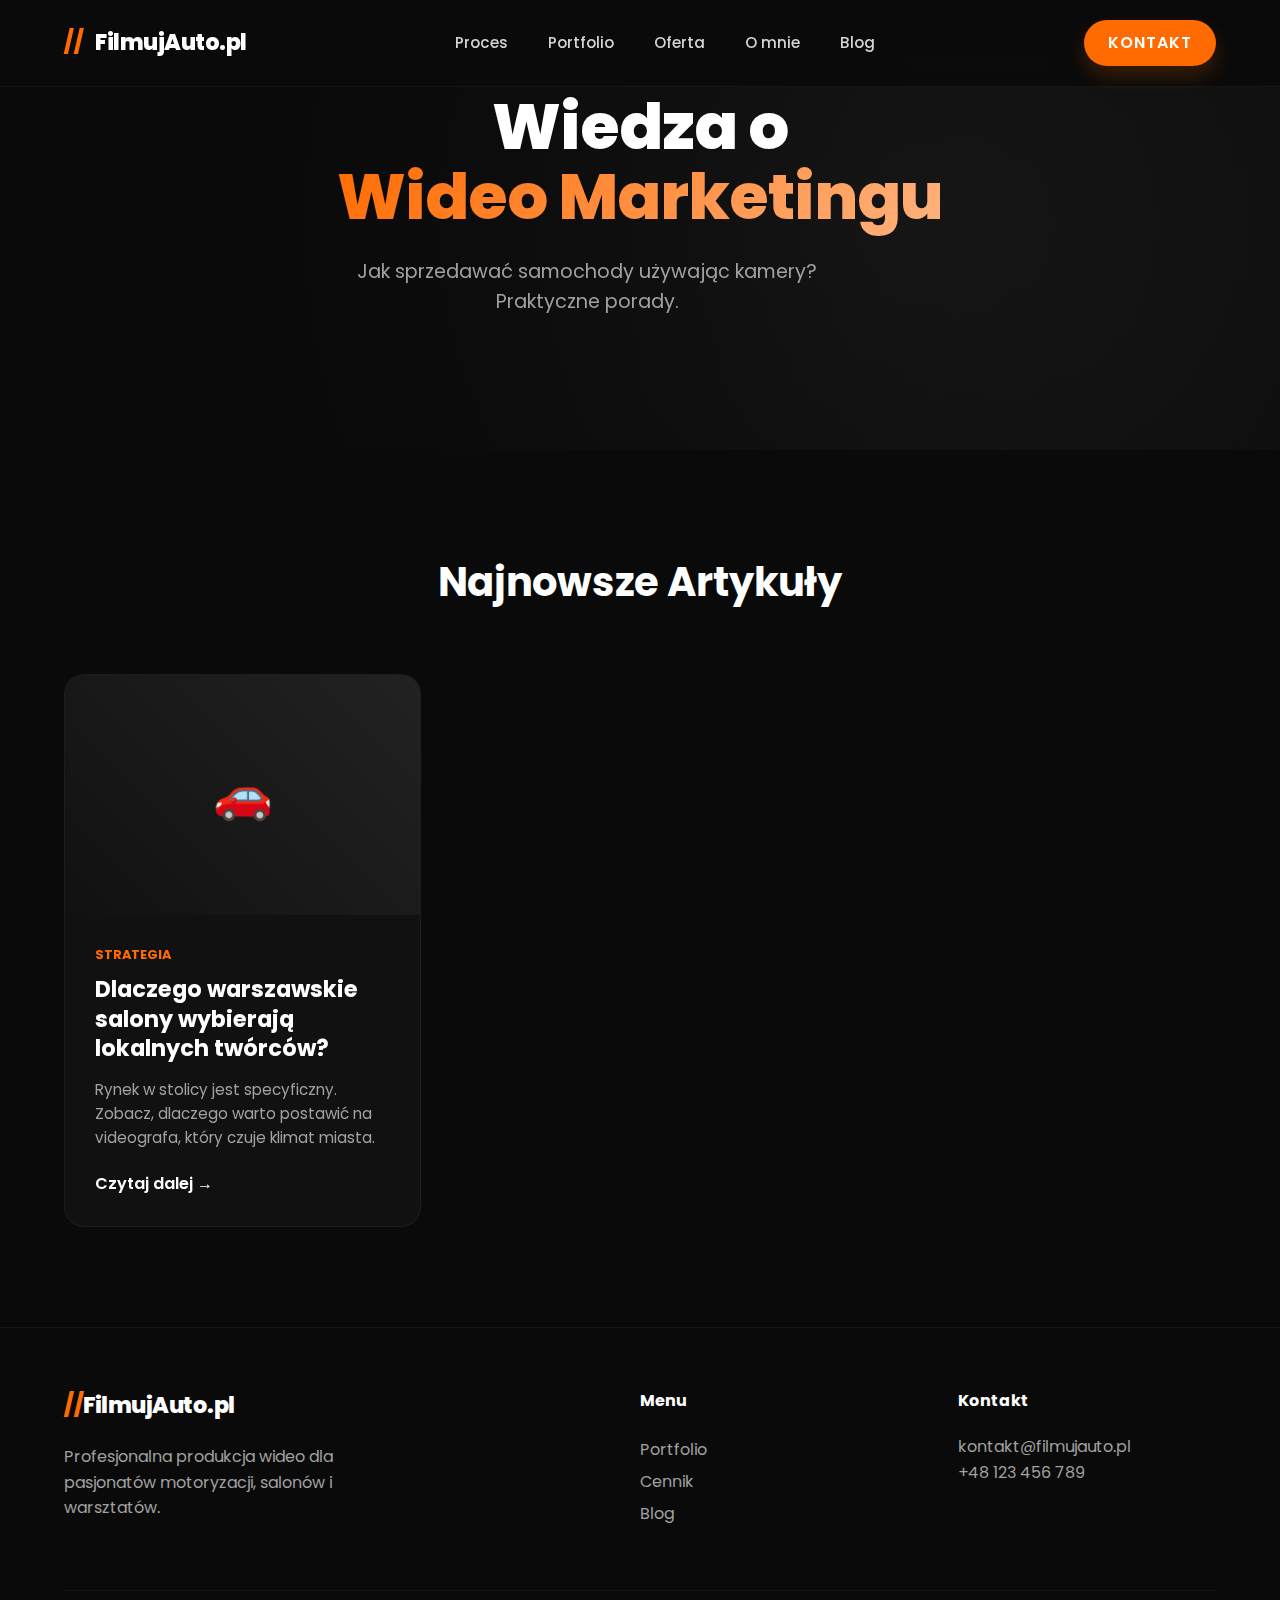
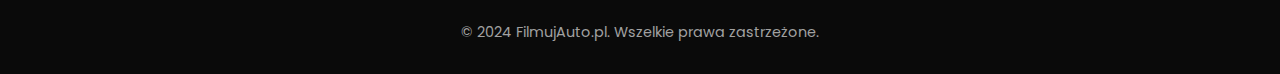
<file: blog/index.html>
<!DOCTYPE html>
<html lang="pl">

<head>
    <meta charset="UTF-8">
    <meta name="viewport" content="width=device-width, initial-scale=1.0">
    <meta name="description"
        content="Blog o wideo marketingu w branży motoryzacyjnej. Porady, case studies i strategie dla dealerów i salonów.">
    <title>Blog | FilmujAuto.pl</title>

    <link rel="preconnect" href="https://fonts.googleapis.com">
    <link rel="preconnect" href="https://fonts.gstatic.com" crossorigin>
    <link href="https://fonts.googleapis.com/css2?family=Poppins:wght@300;400;500;600;700;800&display=swap"
        rel="stylesheet">

    <!-- AOS Animation Library -->
    <link href="https://unpkg.com/aos@2.3.1/dist/aos.css" rel="stylesheet">
    <link rel="stylesheet" href="../css/style.css">

    <style>
        /* Blog Specific Overrides */
        .hero {
            min-height: 400px;
            height: 50vh;
        }

        .blog-grid {
            display: grid;
            grid-template-columns: repeat(auto-fill, minmax(350px, 1fr));
            gap: 40px;
            margin-top: 40px;
        }

        .article-card {
            background: var(--dark);
            border-radius: 20px;
            overflow: hidden;
            border: 1px solid rgba(255, 255, 255, 0.05);
            transition: transform 0.3s, border-color 0.3s;
        }

        .article-card:hover {
            transform: translateY(-5px);
            border-color: var(--orange);
        }

        .article-thumb {
            width: 100%;
            height: 240px;
            object-fit: cover;
        }

        .article-content {
            padding: 30px;
        }

        .article-tag {
            color: var(--orange);
            font-size: 0.8rem;
            font-weight: 700;
            text-transform: uppercase;
            margin-bottom: 10px;
            display: block;
        }

        .article-title {
            font-size: 1.4rem;
            font-weight: 700;
            margin-bottom: 15px;
            line-height: 1.3;
        }

        .article-excerpt {
            color: var(--gray);
            font-size: 0.95rem;
            margin-bottom: 20px;
        }

        .article-link {
            color: var(--white);
            font-weight: 600;
            display: inline-flex;
            align-items: center;
            gap: 8px;
            transition: color 0.3s;
        }

        .article-link:hover {
            color: var(--orange);
        }
    </style>
</head>

<body>

    <!-- NAVIGATION -->
    <nav>
        <div class="container nav-inner">
            <a href="../index.html" class="logo">
                <span>//</span>FilmujAuto.pl
            </a>
            <ul class="nav-links">
                <li><a href="../index.html#proces">Proces</a></li>
                <li><a href="../index.html#portfolio">Portfolio</a></li>
                <li><a href="../index.html#oferta">Oferta</a></li>
                <li><a href="../index.html#o-mnie">O mnie</a></li>
                <li><a href="index.html" class="text-orange">Blog</a></li>
            </ul>
            <a href="../index.html#kontakt" class="btn btn-primary" style="padding: 10px 24px;">Kontakt</a>
        </div>
    </nav>

    <!-- HERO SECTION -->
    <section class="hero">
        <div class="hero-bg"></div>
        <div class="container hero-content" style="grid-template-columns: 1fr; text-align: center;">
            <div data-aos="fade-up" class="hero-text" style="margin: 0 auto;">
                <h1>Wiedza o <br><span>Wideo Marketingu</span></h1>
                <p>Jak sprzedawać samochody używając kamery? Praktyczne porady.</p>
            </div>
        </div>
    </section>

    <!-- BLOG GRID -->
    <section class="section-padding" style="background: var(--black);">
        <div class="container">
            <div class="section-header">
                <h2>Najnowsze Artykuły</h2>
            </div>

            <div class="blog-grid">
                <!-- Article 1 -->
                <article class="article-card" data-aos="fade-up">
                    <a href="filmowanie-samochodow-warszawa.html">
                        <!-- Placeholder - using generic or extracted image if available, else standard placeholder -->
                        <div class="article-thumb"
                            style="background: linear-gradient(45deg, #111, #222); display: flex; align-items: center; justify-content: center;">
                            <span style="font-size: 3rem;">🚗</span>
                        </div>
                    </a>
                    <div class="article-content">
                        <span class="article-tag">Strategia</span>
                        <h3 class="article-title"><a href="filmowanie-samochodow-warszawa.html">Dlaczego warszawskie
                                salony wybierają lokalnych twórców?</a></h3>
                        <p class="article-excerpt">Rynek w stolicy jest specyficzny. Zobacz, dlaczego warto postawić na
                            videografa, który czuje klimat miasta.</p>
                        <a href="filmowanie-samochodow-warszawa.html" class="article-link">Czytaj dalej &rarr;</a>
                    </div>
                </article>
            </div>
        </div>
    </section>

    <!-- FOOTER -->
    <footer>
        <div class="container">
            <div class="footer-cols">
                <div>
                    <a href="../index.html" class="logo"
                        style="margin-bottom: 20px; display:inline-block"><span>//</span>FilmujAuto.pl</a>
                    <p style="color: var(--gray); max-width: 300px;">Profesjonalna produkcja wideo dla pasjonatów
                        motoryzacji, salonów i warsztatów.</p>
                </div>
                <div>
                    <h4 style="margin-bottom: 20px;">Menu</h4>
                    <ul style="line-height: 2;">
                        <li><a href="../index.html#portfolio" style="color:var(--gray)">Portfolio</a></li>
                        <li><a href="../index.html#oferta" style="color:var(--gray)">Cennik</a></li>
                        <li><a href="index.html" style="color:var(--gray)">Blog</a></li>
                    </ul>
                </div>
                <div>
                    <h4 style="margin-bottom: 20px;">Kontakt</h4>
                    <p style="color:var(--gray)">kontakt@filmujauto.pl</p>
                    <p style="color:var(--gray)">+48 123 456 789</p>
                </div>
            </div>
            <div class="footer-bottom">
                &copy; 2024 FilmujAuto.pl. Wszelkie prawa zastrzeżone.
            </div>
        </div>
    </footer>

    <!-- SCRIPTS -->
    <script src="https://unpkg.com/aos@2.3.1/dist/aos.js"></script>
    <script>
        AOS.init({
            duration: 800,
            once: true,
            offset: 100
        });
    </script>
</body>

</html>
</file>
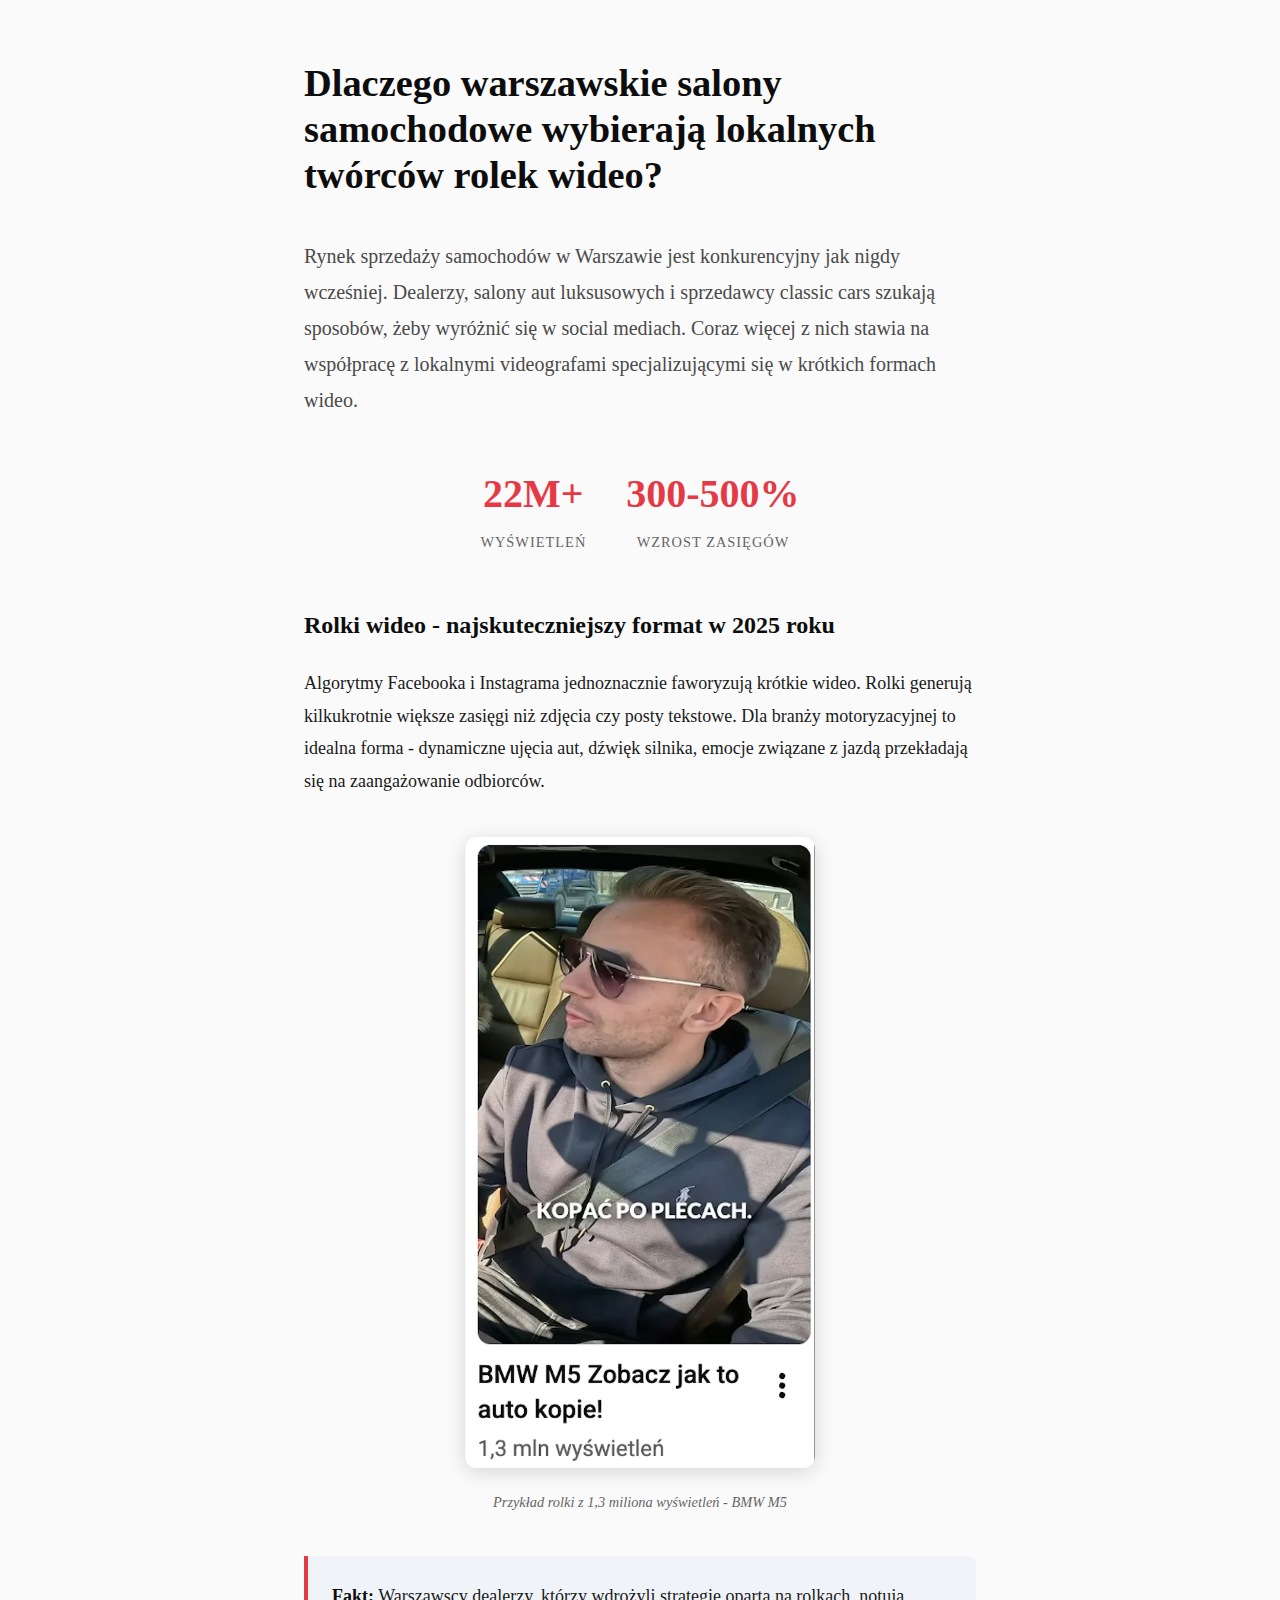
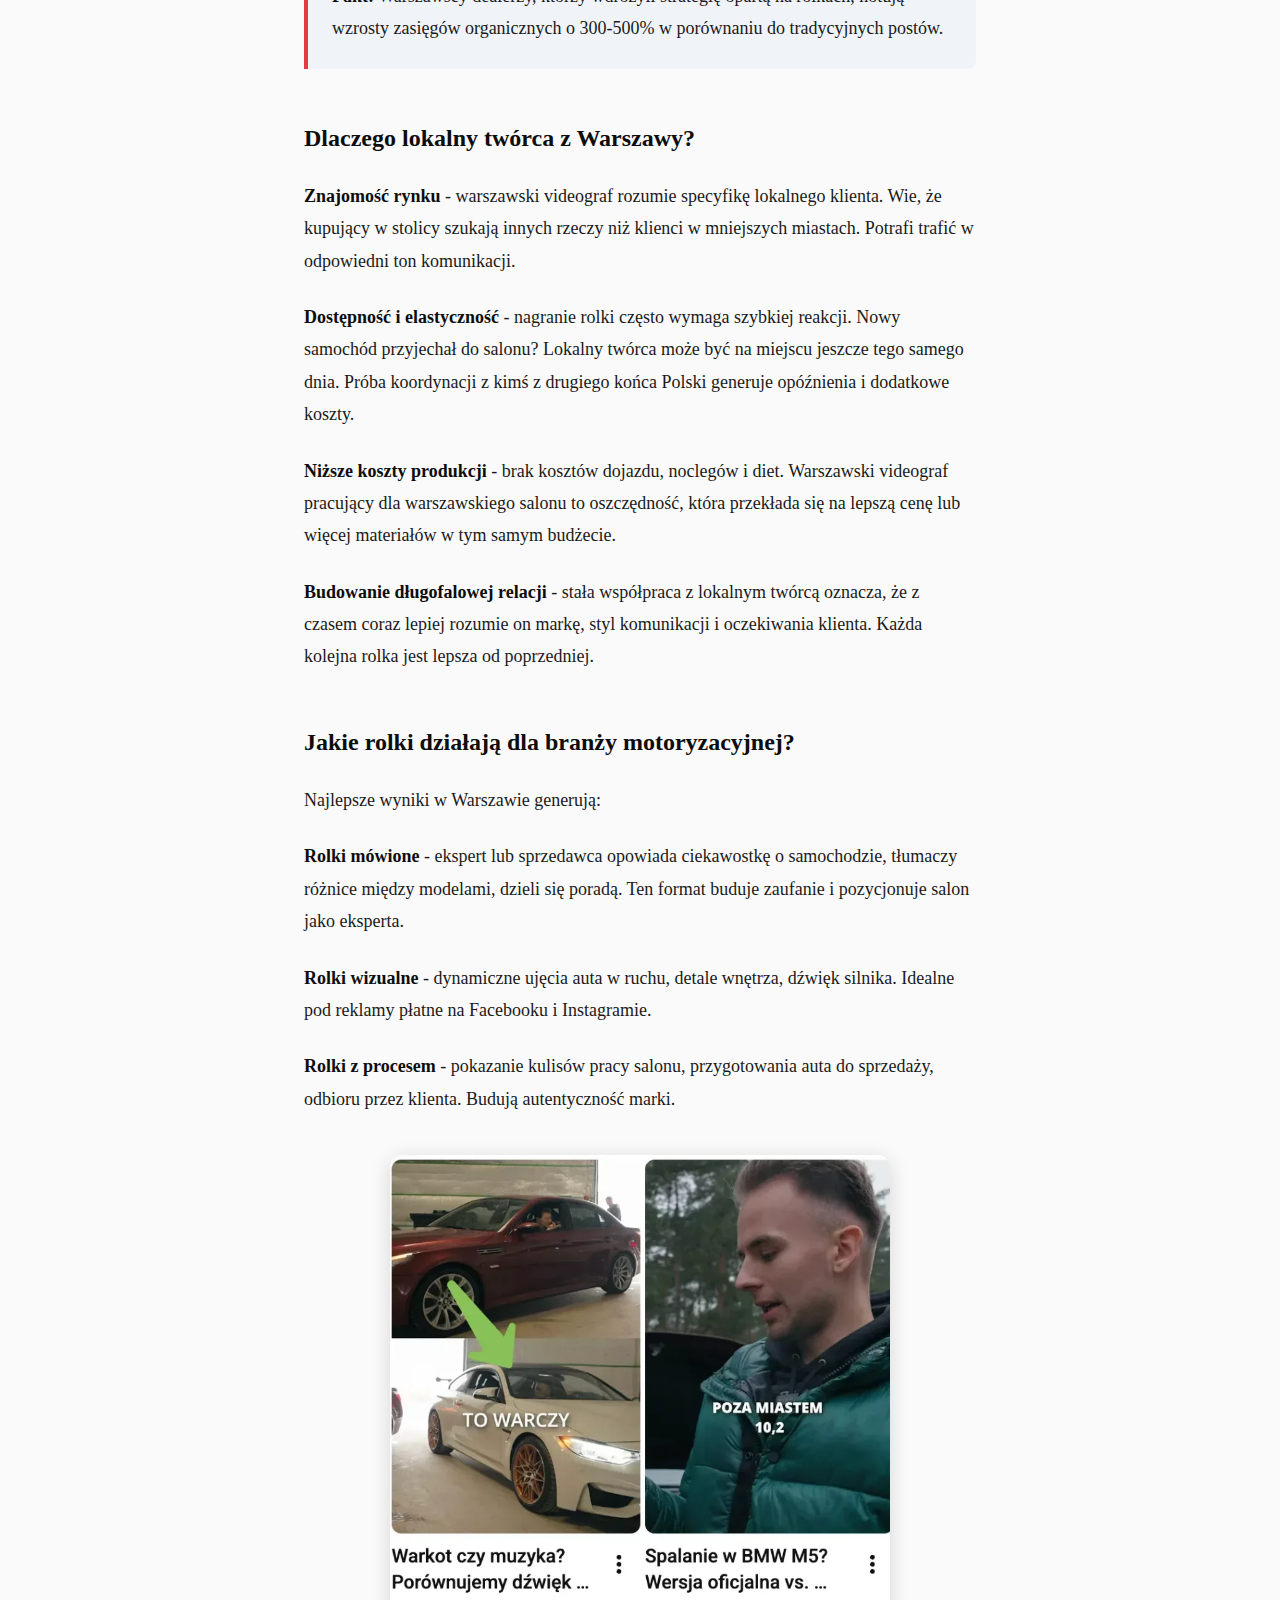
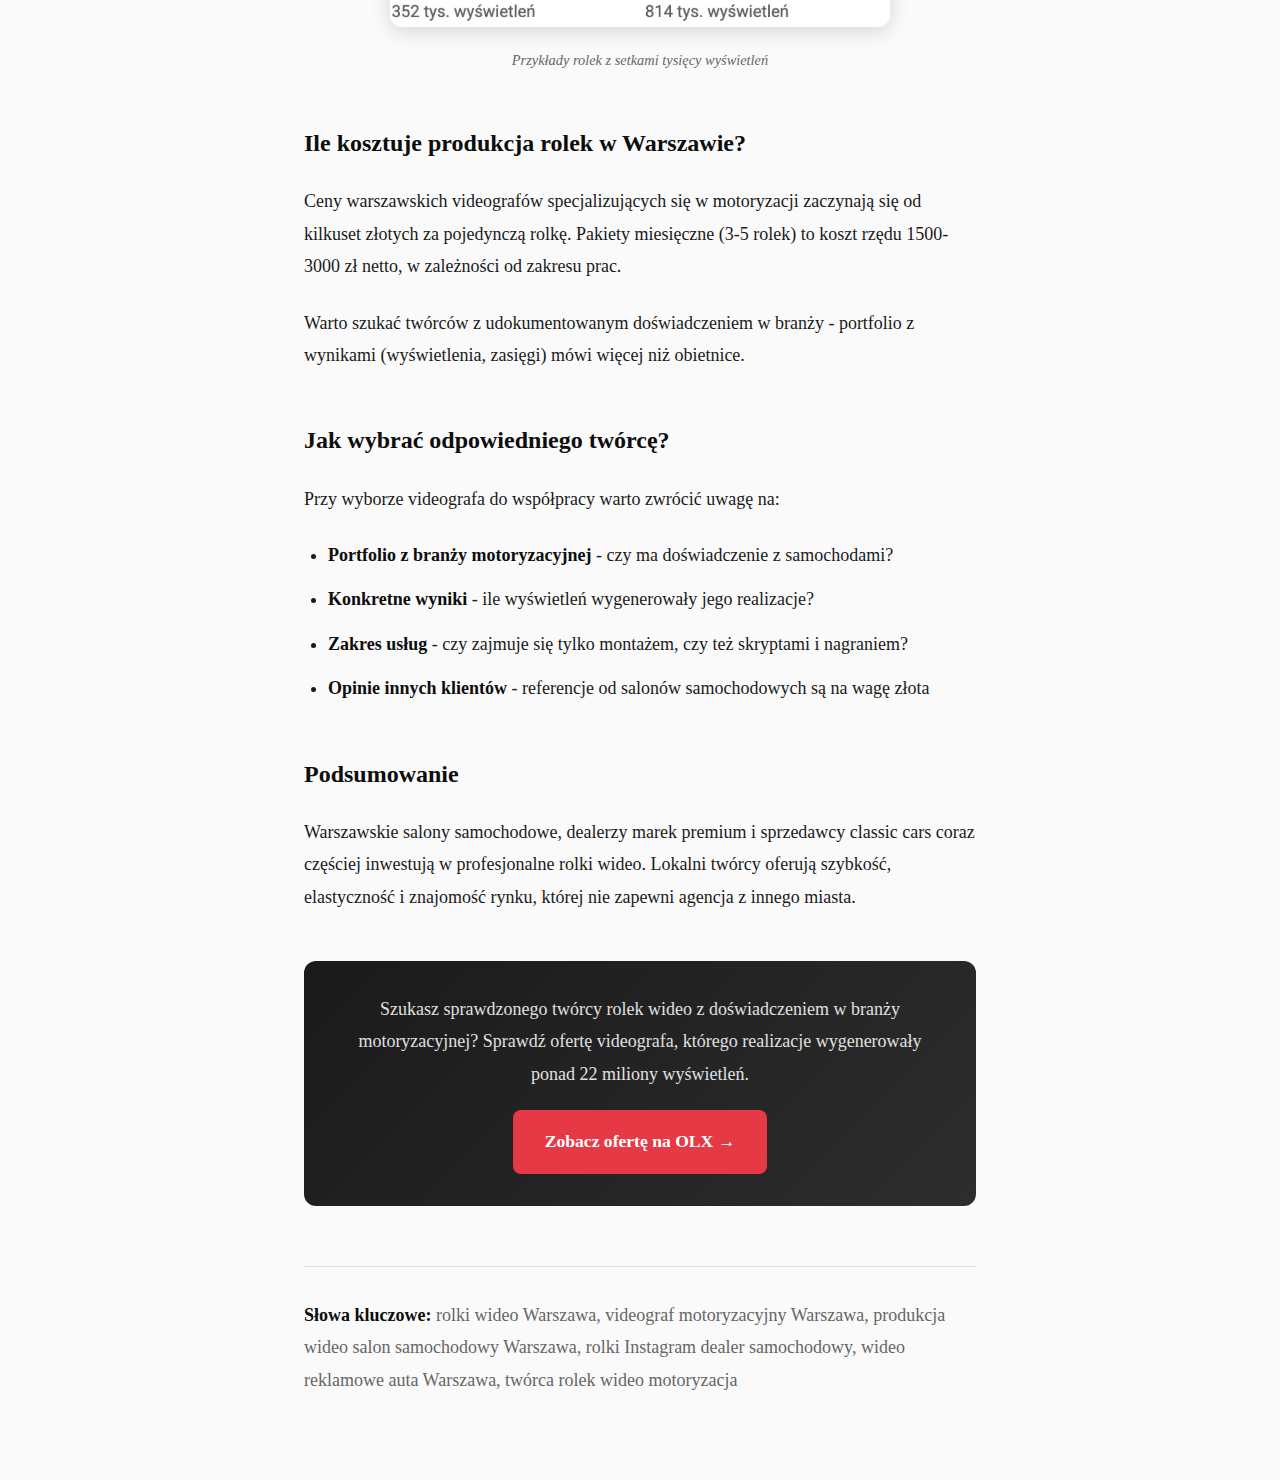
<file: artykul-final.html>
<!DOCTYPE html>
<html lang="pl">
<head>
    <meta charset="UTF-8">
    <meta name="viewport" content="width=device-width, initial-scale=1.0">
    <meta name="description" content="Dlaczego warszawskie salony samochodowe wybierają lokalnych twórców rolek wideo? Poznaj zalety współpracy z videografem z Warszawy.">
    <meta name="keywords" content="rolki wideo Warszawa, videograf motoryzacyjny Warszawa, produkcja wideo salon samochodowy, rolki Instagram dealer samochodowy">
    <title>Dlaczego warszawskie salony samochodowe wybierają lokalnych twórców rolek wideo?</title>
    <style>
        * {
            margin: 0;
            padding: 0;
            box-sizing: border-box;
        }
        
        body {
            font-family: 'Georgia', serif;
            line-height: 1.8;
            color: #1a1a1a;
            background-color: #fafafa;
        }
        
        article {
            max-width: 720px;
            margin: 0 auto;
            padding: 60px 24px;
        }
        
        h1 {
            font-size: 2.4rem;
            font-weight: 700;
            line-height: 1.2;
            margin-bottom: 40px;
            color: #0d0d0d;
        }
        
        h2 {
            font-size: 1.5rem;
            font-weight: 600;
            margin-top: 48px;
            margin-bottom: 20px;
            color: #0d0d0d;
        }
        
        p {
            margin-bottom: 24px;
            font-size: 1.125rem;
        }
        
        .lead {
            font-size: 1.25rem;
            color: #4a4a4a;
            margin-bottom: 32px;
        }
        
        strong {
            color: #0d0d0d;
        }
        
        ul {
            margin-bottom: 24px;
            padding-left: 24px;
        }
        
        li {
            margin-bottom: 12px;
            font-size: 1.125rem;
        }
        
        .cta-box {
            background: linear-gradient(135deg, #1a1a1a 0%, #2d2d2d 100%);
            color: #fff;
            padding: 32px;
            border-radius: 12px;
            margin: 48px 0;
            text-align: center;
        }
        
        .cta-box p {
            color: #e0e0e0;
            margin-bottom: 20px;
        }
        
        .cta-button {
            display: inline-block;
            background: #e63946;
            color: #fff;
            text-decoration: none;
            padding: 16px 32px;
            border-radius: 8px;
            font-weight: 600;
            font-size: 1.1rem;
            transition: background 0.3s ease;
        }
        
        .cta-button:hover {
            background: #c1121f;
        }
        
        .highlight-box {
            background: #f0f4f8;
            border-left: 4px solid #e63946;
            padding: 24px;
            margin: 32px 0;
            border-radius: 0 8px 8px 0;
        }
        
        .highlight-box p {
            margin-bottom: 0;
        }
        
        .stats {
            display: flex;
            justify-content: center;
            gap: 40px;
            margin: 40px 0;
            flex-wrap: wrap;
        }
        
        .stat {
            text-align: center;
        }
        
        .stat-number {
            font-size: 2.5rem;
            font-weight: 700;
            color: #e63946;
        }
        
        .stat-label {
            font-size: 0.9rem;
            color: #666;
            text-transform: uppercase;
            letter-spacing: 1px;
        }
        
        .screenshot-single {
            margin: 40px 0;
            text-align: center;
        }
        
        .screenshot-single img {
            max-width: 350px;
            width: 100%;
            height: auto;
            border-radius: 12px;
            box-shadow: 0 4px 20px rgba(0,0,0,0.15);
        }
        
        .screenshot-wide img {
            max-width: 500px;
        }
        
        .screenshot-caption {
            font-size: 0.9rem;
            color: #666;
            margin-top: 12px;
            font-style: italic;
        }
        
        footer {
            margin-top: 60px;
            padding-top: 32px;
            border-top: 1px solid #e0e0e0;
            font-size: 0.9rem;
            color: #666;
        }
        
        @media (max-width: 600px) {
            h1 {
                font-size: 1.8rem;
            }
            
            h2 {
                font-size: 1.3rem;
            }
            
            article {
                padding: 40px 16px;
            }
            
            .stats {
                gap: 24px;
            }
        }
    </style>
</head>
<body>
    <article>
        <h1>Dlaczego warszawskie salony samochodowe wybierają lokalnych twórców rolek wideo?</h1>
        
        <p class="lead">Rynek sprzedaży samochodów w Warszawie jest konkurencyjny jak nigdy wcześniej. Dealerzy, salony aut luksusowych i sprzedawcy classic cars szukają sposobów, żeby wyróżnić się w social mediach. Coraz więcej z nich stawia na współpracę z lokalnymi videografami specjalizującymi się w krótkich formach wideo.</p>
        
        <div class="stats">
            <div class="stat">
                <div class="stat-number">22M+</div>
                <div class="stat-label">wyświetleń</div>
            </div>
            <div class="stat">
                <div class="stat-number">300-500%</div>
                <div class="stat-label">wzrost zasięgów</div>
            </div>
        </div>
        
        <h2>Rolki wideo - najskuteczniejszy format w 2025 roku</h2>
        
        <p>Algorytmy Facebooka i Instagrama jednoznacznie faworyzują krótkie wideo. Rolki generują kilkukrotnie większe zasięgi niż zdjęcia czy posty tekstowe. Dla branży motoryzacyjnej to idealna forma - dynamiczne ujęcia aut, dźwięk silnika, emocje związane z jazdą przekładają się na zaangażowanie odbiorców.</p>
        
        <div class="screenshot-single">
            <img src="[data-uri]" alt="Rolka BMW M5 - 1,3 miliona wyświetleń">
            <p class="screenshot-caption">Przykład rolki z 1,3 miliona wyświetleń - BMW M5</p>
        </div>
        
        <div class="highlight-box">
            <p><strong>Fakt:</strong> Warszawscy dealerzy, którzy wdrożyli strategię opartą na rolkach, notują wzrosty zasięgów organicznych o 300-500% w porównaniu do tradycyjnych postów.</p>
        </div>
        
        <h2>Dlaczego lokalny twórca z Warszawy?</h2>
        
        <p><strong>Znajomość rynku</strong> - warszawski videograf rozumie specyfikę lokalnego klienta. Wie, że kupujący w stolicy szukają innych rzeczy niż klienci w mniejszych miastach. Potrafi trafić w odpowiedni ton komunikacji.</p>
        
        <p><strong>Dostępność i elastyczność</strong> - nagranie rolki często wymaga szybkiej reakcji. Nowy samochód przyjechał do salonu? Lokalny twórca może być na miejscu jeszcze tego samego dnia. Próba koordynacji z kimś z drugiego końca Polski generuje opóźnienia i dodatkowe koszty.</p>
        
        <p><strong>Niższe koszty produkcji</strong> - brak kosztów dojazdu, noclegów i diet. Warszawski videograf pracujący dla warszawskiego salonu to oszczędność, która przekłada się na lepszą cenę lub więcej materiałów w tym samym budżecie.</p>
        
        <p><strong>Budowanie długofalowej relacji</strong> - stała współpraca z lokalnym twórcą oznacza, że z czasem coraz lepiej rozumie on markę, styl komunikacji i oczekiwania klienta. Każda kolejna rolka jest lepsza od poprzedniej.</p>
        
        <h2>Jakie rolki działają dla branży motoryzacyjnej?</h2>
        
        <p>Najlepsze wyniki w Warszawie generują:</p>
        
        <p><strong>Rolki mówione</strong> - ekspert lub sprzedawca opowiada ciekawostkę o samochodzie, tłumaczy różnice między modelami, dzieli się poradą. Ten format buduje zaufanie i pozycjonuje salon jako eksperta.</p>
        
        <p><strong>Rolki wizualne</strong> - dynamiczne ujęcia auta w ruchu, detale wnętrza, dźwięk silnika. Idealne pod reklamy płatne na Facebooku i Instagramie.</p>
        
        <p><strong>Rolki z procesem</strong> - pokazanie kulisów pracy salonu, przygotowania auta do sprzedaży, odbioru przez klienta. Budują autentyczność marki.</p>
        
        <div class="screenshot-single screenshot-wide">
            <img src="[data-uri]" alt="Przykłady rolek motoryzacyjnych - 352K i 814K wyświetleń">
            <p class="screenshot-caption">Przykłady rolek z setkami tysięcy wyświetleń</p>
        </div>
        
        <h2>Ile kosztuje produkcja rolek w Warszawie?</h2>
        
        <p>Ceny warszawskich videografów specjalizujących się w motoryzacji zaczynają się od kilkuset złotych za pojedynczą rolkę. Pakiety miesięczne (3-5 rolek) to koszt rzędu 1500-3000 zł netto, w zależności od zakresu prac.</p>
        
        <p>Warto szukać twórców z udokumentowanym doświadczeniem w branży - portfolio z wynikami (wyświetlenia, zasięgi) mówi więcej niż obietnice.</p>
        
        <h2>Jak wybrać odpowiedniego twórcę?</h2>
        
        <p>Przy wyborze videografa do współpracy warto zwrócić uwagę na:</p>
        
        <ul>
            <li><strong>Portfolio z branży motoryzacyjnej</strong> - czy ma doświadczenie z samochodami?</li>
            <li><strong>Konkretne wyniki</strong> - ile wyświetleń wygenerowały jego realizacje?</li>
            <li><strong>Zakres usług</strong> - czy zajmuje się tylko montażem, czy też skryptami i nagraniem?</li>
            <li><strong>Opinie innych klientów</strong> - referencje od salonów samochodowych są na wagę złota</li>
        </ul>
        
        <h2>Podsumowanie</h2>
        
        <p>Warszawskie salony samochodowe, dealerzy marek premium i sprzedawcy classic cars coraz częściej inwestują w profesjonalne rolki wideo. Lokalni twórcy oferują szybkość, elastyczność i znajomość rynku, której nie zapewni agencja z innego miasta.</p>
        
        <div class="cta-box">
            <p>Szukasz sprawdzonego twórcy rolek wideo z doświadczeniem w branży motoryzacyjnej? Sprawdź ofertę videografa, którego realizacje wygenerowały ponad 22 miliony wyświetleń.</p>
            <a href="https://www.olx.pl/d/oferta/rolki-wideo-dla-branzy-motoryzacyjnej-22-mln-wyswietlen-CID4371-ID18RDfF.html?bs=olx_pro_listing" class="cta-button" target="_blank" rel="noopener">Zobacz ofertę na OLX →</a>
        </div>
        
        <footer>
            <p><strong>Słowa kluczowe:</strong> rolki wideo Warszawa, videograf motoryzacyjny Warszawa, produkcja wideo salon samochodowy Warszawa, rolki Instagram dealer samochodowy, wideo reklamowe auta Warszawa, twórca rolek wideo motoryzacja</p>
        </footer>
    </article>
</body>
</html>
</file>
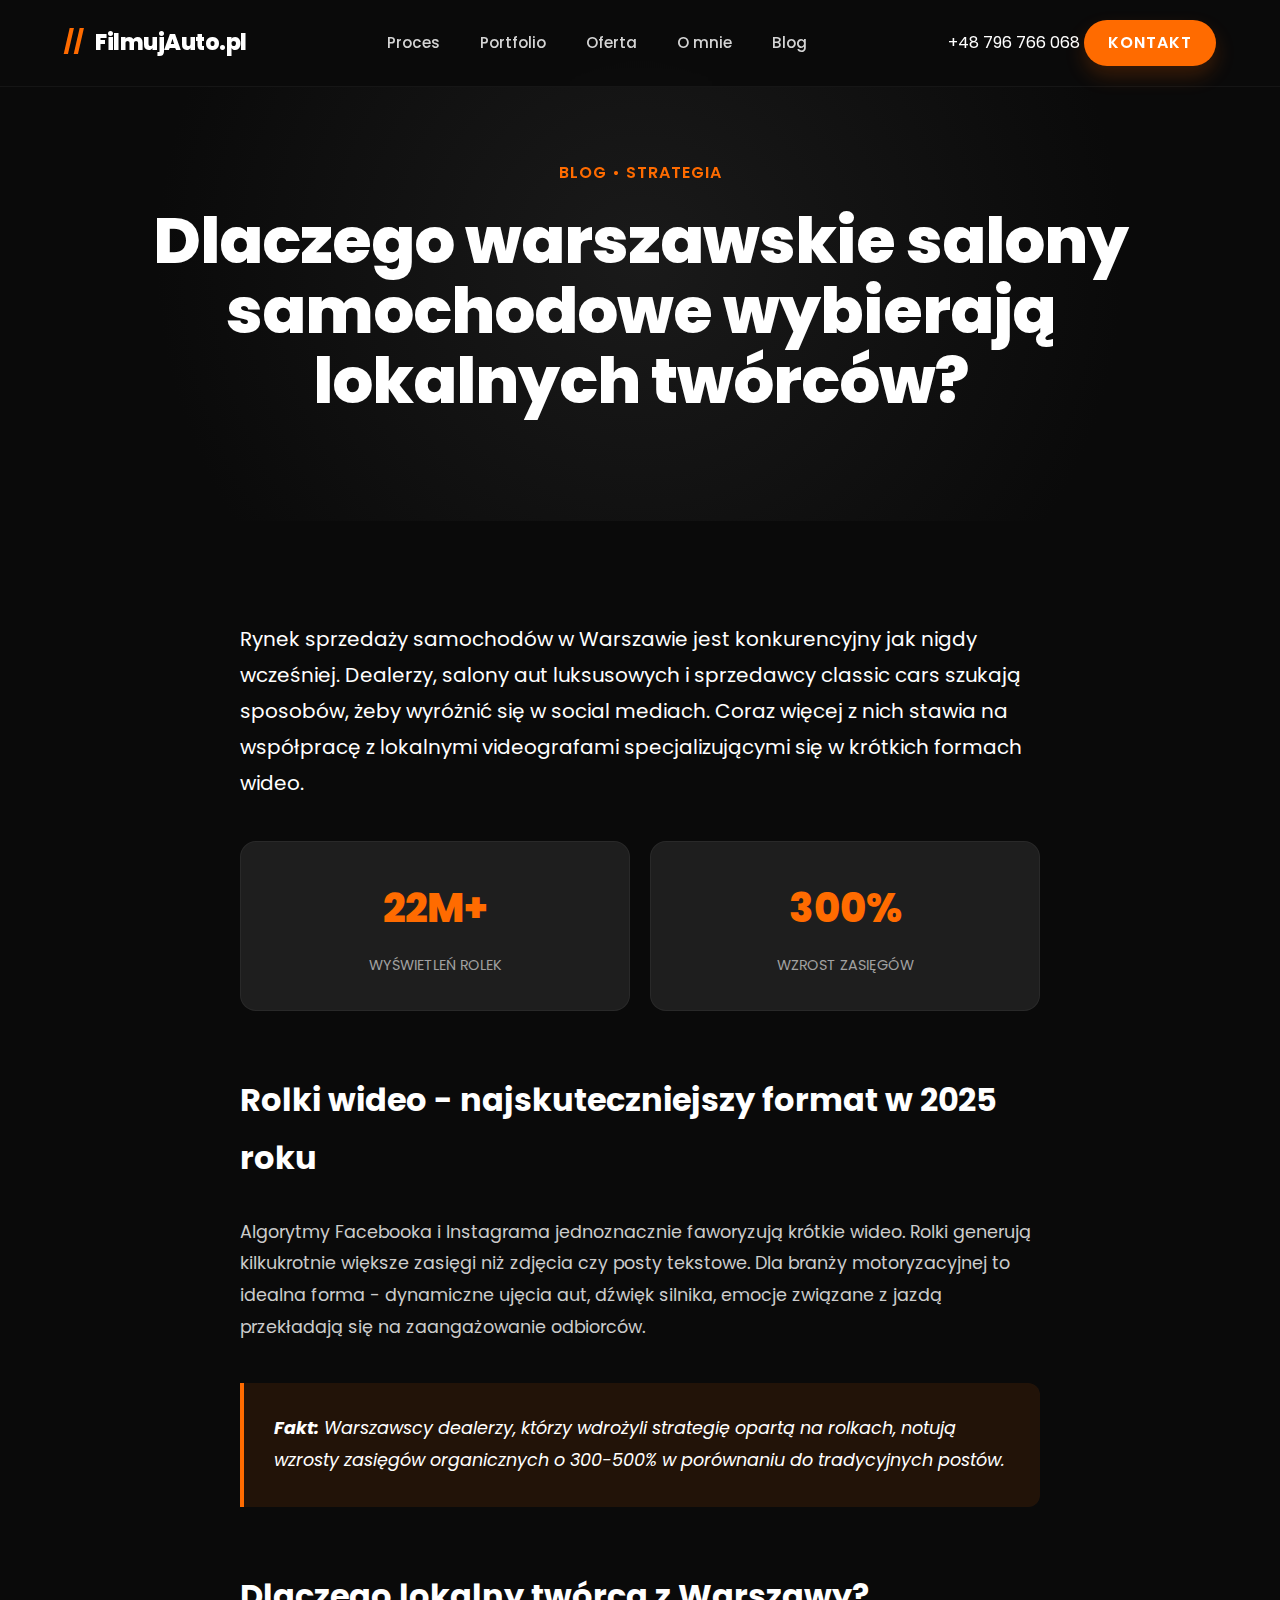
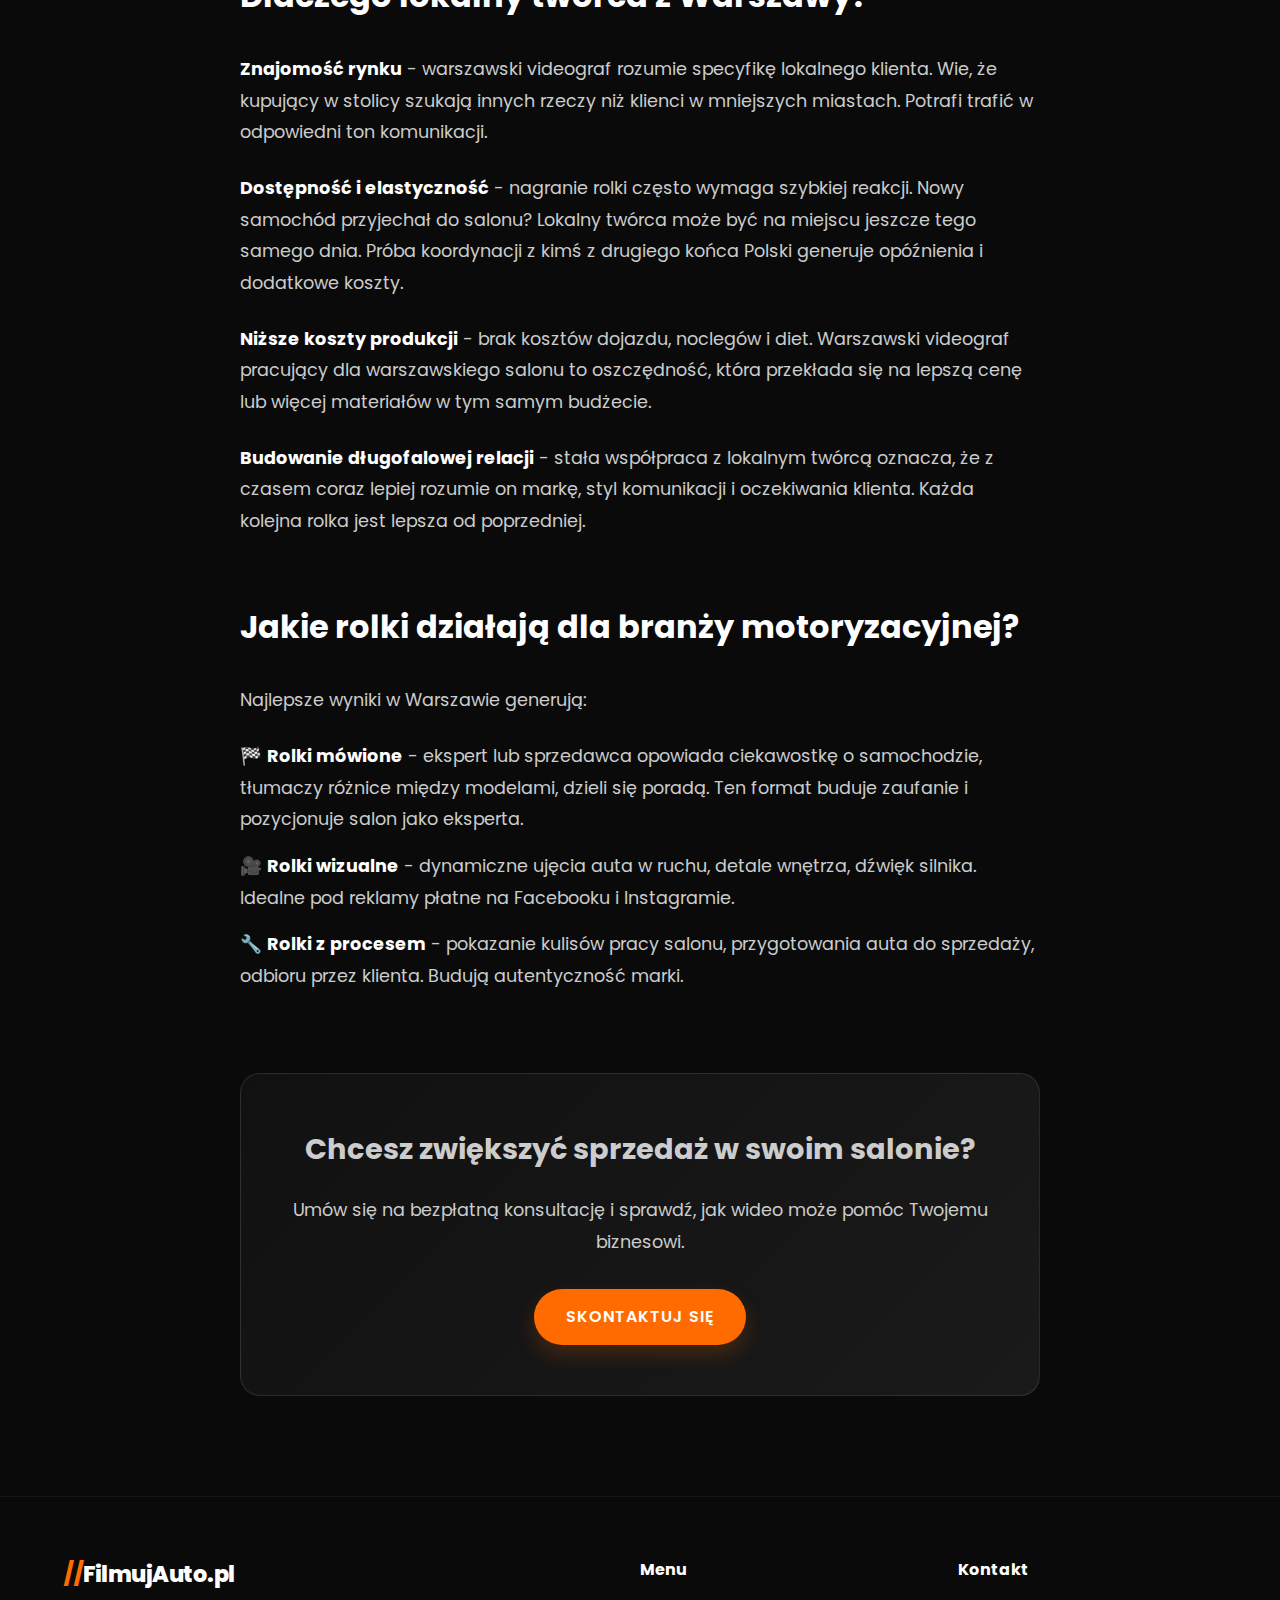
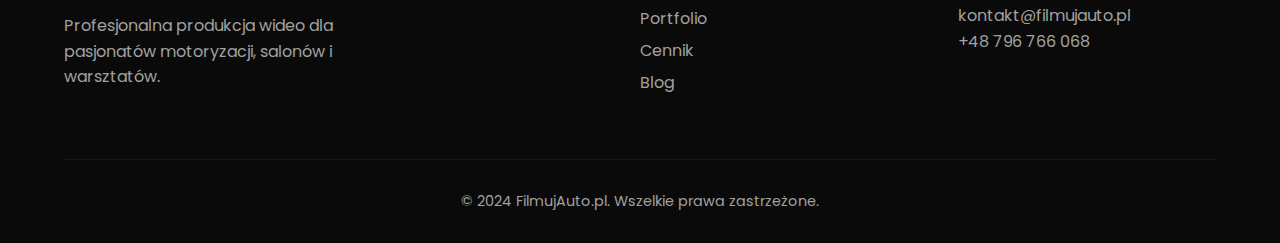
<file: blog/filmowanie-samochodow-warszawa.html>
<!DOCTYPE html>
<html lang="pl">

<head>
    <meta charset="UTF-8">
    <meta name="viewport" content="width=device-width, initial-scale=1.0">
    <meta name="description"
        content="Dlaczego warszawskie salony samochodowe wybierają lokalnych twórców rolek wideo? Poznaj zalety współpracy z videografem z Warszawy.">
    <meta name="keywords"
        content="rolki wideo Warszawa, videograf motoryzacyjny Warszawa, produkcja wideo salon samochodowy, rolki Instagram dealer samochodowy">
    <title>Filmowanie Samochodów Warszawa | FilmujAuto.pl</title>

    <link rel="preconnect" href="https://fonts.googleapis.com">
    <link rel="preconnect" href="https://fonts.gstatic.com" crossorigin>
    <link href="https://fonts.googleapis.com/css2?family=Poppins:wght@300;400;500;600;700;800&display=swap"
        rel="stylesheet">

    <!-- AOS Animation Library -->
    <link href="https://unpkg.com/aos@2.3.1/dist/aos.css" rel="stylesheet">
    <link rel="stylesheet" href="../css/style.css">

    <style>
        /* Article Specific Styles */
        .article-header {
            padding: 160px 0 80px;
            background: radial-gradient(circle at 50% 50%, #1a1a1a 0%, #0a0a0a 70%);
            text-align: center;
        }

        .article-meta {
            color: var(--orange);
            font-weight: 600;
            text-transform: uppercase;
            letter-spacing: 1px;
            margin-bottom: 20px;
            display: block;
        }

        .article-body {
            max-width: 800px;
            margin: 0 auto;
            font-size: 1.1rem;
            line-height: 1.8;
            color: #ccc;
        }

        .article-body h2 {
            font-size: 2rem;
            color: var(--white);
            margin-top: 60px;
            margin-bottom: 30px;
        }

        .article-body p {
            margin-bottom: 24px;
        }

        .article-body strong {
            color: var(--white);
        }

        .highlight-box {
            background: rgba(255, 107, 0, 0.1);
            border-left: 4px solid var(--orange);
            padding: 30px;
            margin: 40px 0;
            border-radius: 0 12px 12px 0;
        }

        .highlight-box p {
            margin-bottom: 0;
            color: var(--white);
            font-style: italic;
        }

        .stats-grid {
            display: grid;
            grid-template-columns: repeat(2, 1fr);
            gap: 20px;
            margin: 40px 0;
        }

        .stat-card {
            background: var(--dark-light);
            padding: 30px;
            border-radius: 16px;
            text-align: center;
            border: 1px solid rgba(255, 255, 255, 0.05);
        }

        .stat-number {
            font-size: 2.5rem;
            font-weight: 800;
            color: var(--orange);
            display: block;
            margin-bottom: 5px;
        }

        .stat-label {
            font-size: 0.9rem;
            text-transform: uppercase;
            color: var(--gray);
        }

        .cta-box {
            background: linear-gradient(135deg, #111 0%, #1a1a1a 100%);
            padding: 50px;
            border-radius: 20px;
            text-align: center;
            margin-top: 80px;
            border: 1px solid rgba(255, 255, 255, 0.1);
        }

        .cta-box h3 {
            font-size: 1.8rem;
            margin-bottom: 20px;
        }

        @media (max-width: 768px) {
            .stats-grid {
                grid-template-columns: 1fr;
            }

            .article-header h1 {
                font-size: 2rem;
            }
        }
    </style>
</head>

<body>

    <!-- NAVIGATION -->
    <nav>
        <div class="container nav-inner">
            <a href="../index.html" class="logo">
                <span>//</span>FilmujAuto.pl
            </a>
            <ul class="nav-links">
                <li><a href="../index.html#proces">Proces</a></li>
                <li><a href="../index.html#portfolio">Portfolio</a></li>
                <li><a href="../index.html#oferta">Oferta</a></li>
                <li><a href="../index.html#o-mnie">O mnie</a></li>
                <li><a href="index.html" class="text-orange">Blog</a></li>
            </ul>
            <div class="nav-actions">
                <a href="tel:+48796766068" class="nav-phone">+48 796 766 068</a>
                <a href="../index.html#kontakt" class="btn btn-primary" style="padding: 10px 24px;">Kontakt</a>
            </div>
        </div>
    </nav>

    <!-- HEADER -->
    <header class="article-header">
        <div class="container">
            <span class="article-meta" data-aos="fade-up">Blog • Strategia</span>
            <h1 data-aos="fade-up" data-aos-delay="100">Dlaczego warszawskie salony samochodowe wybierają lokalnych
                twórców?</h1>
        </div>
    </header>

    <!-- CONTENT -->
    <section class="section-padding" style="background: var(--black);">
        <div class="container">
            <article class="article-body">
                <p class="lead" style="font-size: 1.25rem; color: var(--white); margin-bottom: 40px;">
                    Rynek sprzedaży samochodów w Warszawie jest konkurencyjny jak nigdy wcześniej. Dealerzy, salony aut
                    luksusowych i sprzedawcy classic cars szukają sposobów, żeby wyróżnić się w social mediach. Coraz
                    więcej z nich stawia na współpracę z lokalnymi videografami specjalizującymi się w krótkich formach
                    wideo.
                </p>

                <div class="stats-grid">
                    <div class="stat-card">
                        <span class="stat-number">22M+</span>
                        <span class="stat-label">Wyświetleń rolek</span>
                    </div>
                    <div class="stat-card">
                        <span class="stat-number">300%</span>
                        <span class="stat-label">Wzrost zasięgów</span>
                    </div>
                </div>

                <h2>Rolki wideo - najskuteczniejszy format w 2025 roku</h2>
                <p>Algorytmy Facebooka i Instagrama jednoznacznie faworyzują krótkie wideo. Rolki generują kilkukrotnie
                    większe zasięgi niż zdjęcia czy posty tekstowe. Dla branży motoryzacyjnej to idealna forma -
                    dynamiczne ujęcia aut, dźwięk silnika, emocje związane z jazdą przekładają się na zaangażowanie
                    odbiorców.</p>

                <div class="highlight-box">
                    <p><strong>Fakt:</strong> Warszawscy dealerzy, którzy wdrożyli strategię opartą na rolkach, notują
                        wzrosty zasięgów organicznych o 300-500% w porównaniu do tradycyjnych postów.</p>
                </div>

                <h2>Dlaczego lokalny twórca z Warszawy?</h2> <!-- SEO Keyword Context -->
                <p><strong>Znajomość rynku</strong> - warszawski videograf rozumie specyfikę lokalnego klienta. Wie, że
                    kupujący w stolicy szukają innych rzeczy niż klienci w mniejszych miastach. Potrafi trafić w
                    odpowiedni ton komunikacji.</p>

                <p><strong>Dostępność i elastyczność</strong> - nagranie rolki często wymaga szybkiej reakcji. Nowy
                    samochód przyjechał do salonu? Lokalny twórca może być na miejscu jeszcze tego samego dnia. Próba
                    koordynacji z kimś z drugiego końca Polski generuje opóźnienia i dodatkowe koszty.</p>

                <p><strong>Niższe koszty produkcji</strong> - brak kosztów dojazdu, noclegów i diet. Warszawski
                    videograf pracujący dla warszawskiego salonu to oszczędność, która przekłada się na lepszą cenę lub
                    więcej materiałów w tym samym budżecie.</p>

                <p><strong>Budowanie długofalowej relacji</strong> - stała współpraca z lokalnym twórcą oznacza, że z
                    czasem coraz lepiej rozumie on markę, styl komunikacji i oczekiwania klienta. Każda kolejna rolka
                    jest lepsza od poprzedniej.</p>

                <h2>Jakie rolki działają dla branży motoryzacyjnej?</h2>
                <p>Najlepsze wyniki w Warszawie generują:</p>
                <ul>
                    <li style="margin-bottom: 15px;">🏁 <strong>Rolki mówione</strong> - ekspert lub sprzedawca opowiada
                        ciekawostkę o samochodzie, tłumaczy różnice między modelami, dzieli się poradą. Ten format
                        buduje zaufanie i pozycjonuje salon jako eksperta.</li>
                    <li style="margin-bottom: 15px;">🎥 <strong>Rolki wizualne</strong> - dynamiczne ujęcia auta w
                        ruchu, detale wnętrza, dźwięk silnika. Idealne pod reklamy płatne na Facebooku i Instagramie.
                    </li>
                    <li style="margin-bottom: 15px;">🔧 <strong>Rolki z procesem</strong> - pokazanie kulisów pracy
                        salonu, przygotowania auta do sprzedaży, odbioru przez klienta. Budują autentyczność marki.</li>
                </ul>

                <div class="cta-box">
                    <h3>Chcesz zwiększyć sprzedaż w swoim salonie?</h3>
                    <p style="margin-bottom: 30px;">Umów się na bezpłatną konsultację i sprawdź, jak wideo może pomóc
                        Twojemu biznesowi.</p>
                    <a href="../index.html#kontakt" class="btn btn-primary">Skontaktuj się</a>
                </div>

            </article>
        </div>
    </section>

    <!-- FOOTER -->
    <footer>
        <div class="container">
            <div class="footer-cols">
                <div>
                    <a href="../index.html" class="logo"
                        style="margin-bottom: 20px; display:inline-block"><span>//</span>FilmujAuto.pl</a>
                    <p style="color: var(--gray); max-width: 300px;">Profesjonalna produkcja wideo dla pasjonatów
                        motoryzacji, salonów i warsztatów.</p>
                </div>
                <div>
                    <h4 style="margin-bottom: 20px;">Menu</h4>
                    <ul style="line-height: 2;">
                        <li><a href="../index.html#portfolio" style="color:var(--gray)">Portfolio</a></li>
                        <li><a href="../index.html#oferta" style="color:var(--gray)">Cennik</a></li>
                        <li><a href="index.html" style="color:var(--gray)">Blog</a></li>
                    </ul>
                </div>
                <div>
                    <h4 style="margin-bottom: 20px;">Kontakt</h4>
                    <p style="color:var(--gray)">kontakt@filmujauto.pl</p>
                    <p style="color:var(--gray)">+48 796 766 068</p>
                </div>
            </div>
            <div class="footer-bottom">
                &copy; 2024 FilmujAuto.pl. Wszelkie prawa zastrzeżone.
            </div>
        </div>
    </footer>

    <!-- SCRIPTS -->
    <script src="https://unpkg.com/aos@2.3.1/dist/aos.js"></script>
    <script>
        AOS.init({
            duration: 800,
            once: true,
            offset: 100
        });
    </script>
</body>

</html>
</file>
<file: css/style.css>
:root {
    --black: #0a0a0a;
    --dark: #111111;
    --dark-light: #1e1e1e;
    --orange: #ff6b00;
    --orange-hover: #ff8533;
    --white: #ffffff;
    --gray: #a1a1a1;
    --gray-light: #d4d4d4;
}

* {
    margin: 0;
    padding: 0;
    box-sizing: border-box;
}

html {
    scroll-behavior: smooth;
}

body {
    font-family: 'Poppins', sans-serif;
    background-color: var(--black);
    color: var(--white);
    line-height: 1.6;
    overflow-x: hidden;
}

a {
    text-decoration: none;
    color: inherit;
}

ul {
    list-style: none;
}

.container {
    max-width: 1200px;
    margin: 0 auto;
    padding: 0 24px;
}

.text-orange {
    color: var(--orange);
}

.section-padding {
    padding: 100px 0;
}

/* BUTTONS */
.btn {
    display: inline-flex;
    align-items: center;
    justify-content: center;
    gap: 10px;
    padding: 14px 32px;
    border-radius: 50px;
    font-size: 1rem;
    font-weight: 600;
    transition: all 0.3s cubic-bezier(0.165, 0.84, 0.44, 1);
    cursor: pointer;
    border: none;
    text-transform: uppercase;
    letter-spacing: 1px;
}

.btn-primary {
    background: var(--orange);
    color: var(--white);
    box-shadow: 0 10px 20px rgba(255, 107, 0, 0.2);
}

.btn-primary:hover {
    background: var(--orange-hover);
    transform: translateY(-3px);
    box-shadow: 0 15px 30px rgba(255, 107, 0, 0.3);
}

.btn-secondary {
    background: transparent;
    color: var(--white);
    border: 1px solid rgba(255, 255, 255, 0.2);
}

.btn-secondary:hover {
    background: rgba(255, 255, 255, 0.05);
    border-color: var(--white);
    transform: translateY(-3px);
}

/* NAVIGATION */
nav {
    position: fixed;
    top: 0;
    left: 0;
    right: 0;
    padding: 20px 0;
    z-index: 1000;
    background: rgba(10, 10, 10, 0.9);
    backdrop-filter: blur(12px);
    border-bottom: 1px solid rgba(255, 255, 255, 0.05);
}

.nav-inner {
    display: flex;
    justify-content: space-between;
    align-items: center;
}

.logo {
    display: flex;
    align-items: center;
    gap: 12px;
    font-weight: 800;
    font-size: 1.4rem;
    letter-spacing: -0.5px;
}

.logo span {
    color: var(--orange);
}

.nav-links {
    display: flex;
    gap: 40px;
}

.nav-links a {
    font-weight: 500;
    font-size: 0.95rem;
    color: var(--gray-light);
    transition: color 0.3s;
}

.nav-links a:hover {
    color: var(--orange);
}

/* HERO SECTION */
.hero {
    position: relative;
    height: 100vh;
    min-height: 800px;
    display: flex;
    align-items: center;
    overflow: hidden;
}

.hero-bg {
    position: absolute;
    top: 0;
    left: 0;
    width: 100%;
    height: 100%;
    z-index: 0;
    background: radial-gradient(circle at 70% 50%, #1a1a1a 0%, #0a0a0a 70%);
}

.hero-bg::after {
    content: '';
    position: absolute;
    top: 0;
    left: 0;
    width: 100%;
    height: 100%;
    background: linear-gradient(to right, #0a0a0a 0%, transparent 100%);
    z-index: 1;
}

.hero-bg img,
.hero-bg video {
    width: 100%;
    height: 100%;
    object-fit: cover;
}

.hero-content {
    position: relative;
    z-index: 2;
    width: 100%;
    display: grid;
    grid-template-columns: 1.2fr 0.8fr;
    gap: 60px;
    align-items: center;
}

.hero-text {
    max-width: 700px;
}

.hero-badge {
    display: inline-flex;
    align-items: center;
    gap: 8px;
    background: rgba(255, 107, 0, 0.15);
    color: var(--orange);
    padding: 8px 16px;
    border-radius: 20px;
    font-size: 0.9rem;
    font-weight: 600;
    margin-bottom: 24px;
    border: 1px solid rgba(255, 107, 0, 0.3);
}

.hero-badge .dot {
    width: 8px;
    height: 8px;
    background: var(--orange);
    border-radius: 50%;
    box-shadow: 0 0 10px var(--orange);
}

h1 {
    font-size: clamp(3rem, 5vw, 4.5rem);
    font-weight: 800;
    line-height: 1.1;
    margin-bottom: 24px;
    letter-spacing: -1px;
}

h1 span {
    background: linear-gradient(135deg, #ff6b00, #ffb380);
    -webkit-background-clip: text;
    background-clip: text;
    color: transparent;
}

.hero p {
    font-size: 1.2rem;
    color: var(--gray);
    margin-bottom: 40px;
    max-width: 500px;
}



@keyframes fadeIn {
    to {
        opacity: 1;
    }
}

@keyframes slideUp {
    to {
        opacity: 1;
        transform: translateY(0);
    }
}

.phone-frame {
    width: 280px;
    height: 560px;
    background: #1a1a1a;
    border: 12px solid #333;
    border-radius: 40px;
    position: relative;
    box-shadow: 0 30px 60px rgba(0, 0, 0, 0.5), 0 0 30px rgba(255, 107, 0, 0.2);
    overflow: hidden;
    transform: rotateY(-8deg) rotateX(2deg);
    /* REFINED PERSPECTIVE */
    transition: transform 0.5s ease;
}

.phone-frame:hover {
    transform: rotateY(0) rotateX(0);
}

.notch {
    position: absolute;
    top: 0;
    left: 50%;
    transform: translateX(-50%);
    width: 120px;
    height: 25px;
    background: #333;
    border-radius: 0 0 16px 16px;
    z-index: 10;
}

.screen-img {
    width: 100%;
    height: 100%;
    object-fit: cover;
}



.hero-actions {
    display: flex;
    gap: 20px;
    flex-wrap: wrap;
}

/* PROBLEM / SOLUTION */
.pain-points {
    background: var(--dark);
}

.section-header {
    text-align: center;
    max-width: 700px;
    margin: 0 auto 60px;
}

.section-tag {
    color: var(--orange);
    font-weight: 700;
    letter-spacing: 2px;
    text-transform: uppercase;
    font-size: 0.9rem;
    margin-bottom: 16px;
    display: block;
}

.section-header h2 {
    font-size: 2.5rem;
    font-weight: 700;
    margin-bottom: 20px;
}

.cards-grid {
    display: grid;
    grid-template-columns: repeat(3, 1fr);
    gap: 30px;
}

.problem-card {
    background: var(--black);
    padding: 40px;
    border-radius: 20px;
    border: 1px solid rgba(255, 255, 255, 0.05);
    transition: transform 0.3s;
}

.problem-card:hover {
    transform: translateY(-10px);
    border-color: var(--orange);
}

.problem-icon {
    width: 60px;
    height: 60px;
    background: rgba(255, 255, 255, 0.05);
    border-radius: 12px;
    display: flex;
    align-items: center;
    justify-content: center;
    margin-bottom: 24px;
    font-size: 24px;
}

.problem-card:hover .problem-icon {
    background: var(--orange);
    color: var(--white);
}

.problem-card h3 {
    font-size: 1.25rem;
    margin-bottom: 16px;
}

.problem-card p {
    color: var(--gray);
    font-size: 0.95rem;
}

/* CASE STUDIES */
.case-studies {
    background: var(--black);
}

.case-grid {
    display: grid;
    grid-template-columns: repeat(2, 1fr);
    gap: 40px;
}

.case-card {
    background: var(--dark);
    border-radius: 20px;
    overflow: hidden;
    cursor: pointer;
}

.case-thumb {
    position: relative;
    aspect-ratio: 16/9;
    overflow: hidden;
}

.case-thumb img {
    width: 100%;
    height: 100%;
    object-fit: cover;
    transition: transform 0.5s;
}

.case-card:hover .case-thumb img {
    transform: scale(1.05);
}

.case-overlay {
    position: absolute;
    inset: 0;
    background: rgba(0, 0, 0, 0.4);
    display: flex;
    align-items: center;
    justify-content: center;
    opacity: 0;
    transition: opacity 0.3s;
}

.case-card:hover .case-overlay {
    opacity: 1;
}

.play-btn {
    width: 60px;
    height: 60px;
    background: var(--orange);
    border-radius: 50%;
    display: flex;
    align-items: center;
    justify-content: center;
    box-shadow: 0 0 20px rgba(255, 107, 0, 0.4);
}

.case-info {
    padding: 30px;
}

.case-stat {
    font-size: 2rem;
    font-weight: 700;
    color: var(--orange);
    margin-bottom: 8px;
    display: block;
}

.case-title {
    font-size: 1.3rem;
    font-weight: 600;
    margin-bottom: 12px;
}

.case-desc {
    color: var(--gray);
    font-size: 0.95rem;
}

/* OFFER / PRICING */
.pricing {
    background: var(--dark);
}

.pricing-grid {
    display: grid;
    grid-template-columns: repeat(3, 1fr);
    gap: 30px;
    align-items: center;
}

.price-card {
    background: var(--black);
    padding: 40px;
    border-radius: 24px;
    text-align: center;
    border: 1px solid rgba(255, 255, 255, 0.05);
    transition: all 0.3s;
    position: relative;
}

.price-card.featured {
    transform: scale(1.05);
    border-color: var(--orange);
    box-shadow: 0 0 40px rgba(255, 107, 0, 0.15);
    z-index: 2;
}

.featured-badge {
    position: absolute;
    top: -15px;
    left: 50%;
    transform: translateX(-50%);
    background: var(--orange);
    color: var(--white);
    padding: 6px 16px;
    border-radius: 20px;
    font-size: 0.8rem;
    font-weight: 700;
    text-transform: uppercase;
}

.price-name {
    font-size: 1.5rem;
    font-weight: 700;
    margin-bottom: 10px;
}

.price-val {
    font-size: 2.5rem;
    font-weight: 800;
    color: var(--orange);
    margin-bottom: 30px;
}

.price-val span {
    font-size: 1rem;
    color: var(--gray);
    font-weight: 400;
}

.price-features {
    text-align: left;
    margin-bottom: 40px;
}

.price-features li {
    margin-bottom: 12px;
    color: var(--gray-light);
    display: flex;
    align-items: center;
    gap: 10px;
}

.price-features li svg {
    width: 20px;
    height: 20px;
    fill: var(--orange);
    flex-shrink: 0;
}

/* ABOUT ME */
.about-section {
    background: var(--black);
}

.about-inner {
    display: grid;
    grid-template-columns: 0.8fr 1.2fr;
    gap: 80px;
    align-items: center;
}

.about-img {
    position: relative;
}

.about-img img {
    width: 100%;
    border-radius: 24px;
    /* filter: grayscale(100%);  Removed per user request */
    /* transition: filter 0.5s; */
}


.about-content h2 {
    font-size: 2.5rem;
    margin-bottom: 24px;
}

.about-content p {
    color: var(--gray);
    margin-bottom: 24px;
    font-size: 1.05rem;
}

.stats-row {
    display: flex;
    gap: 40px;
    margin-top: 40px;
    border-top: 1px solid rgba(255, 255, 255, 0.1);
    padding-top: 40px;
}

.stat h4 {
    font-size: 2.5rem;
    font-weight: 800;
    color: var(--orange);
    line-height: 1;
}

.stat span {
    font-size: 0.9rem;
    text-transform: uppercase;
    letter-spacing: 1px;
    color: var(--gray);
}

/* FAQ */
.faq {
    background: var(--dark);
}

.accordion {
    max-width: 800px;
    margin: 0 auto;
}

.accordion-item {
    border-bottom: 1px solid rgba(255, 255, 255, 0.05);
}

.accordion-header {
    width: 100%;
    padding: 24px 0;
    background: none;
    border: none;
    color: var(--white);
    text-align: left;
    font-size: 1.1rem;
    font-weight: 600;
    cursor: pointer;
    display: flex;
    justify-content: space-between;
    align-items: center;
}

.accordion-icon {
    font-size: 1.5rem;
    color: var(--orange);
    transition: transform 0.3s;
}

.accordion-content {
    max-height: 0;
    overflow: hidden;
    transition: max-height 0.3s ease-out;
}

.accordion-content p {
    padding-bottom: 24px;
    color: var(--gray);
}

.accordion-item.active .accordion-content {
    max-height: 200px;
}

.accordion-item.active .accordion-icon {
    transform: rotate(45deg);
}

/* CONTACT */
.contact {
    background: linear-gradient(rgba(0, 0, 0, 0.8), rgba(0, 0, 0, 0.9)), url('bmw_detail.png');
    background-size: cover;
    background-position: center;
}

.contact-form-container {
    max-width: 600px;
    margin: 0 auto;
    background: rgba(17, 17, 17, 0.95);
    padding: 50px;
    border-radius: 24px;
    border: 1px solid rgba(255, 255, 255, 0.1);
}

.form-group {
    margin-bottom: 24px;
}

.form-group label {
    display: block;
    margin-bottom: 8px;
    font-size: 0.9rem;
    font-weight: 500;
}

.form-control {
    width: 100%;
    padding: 14px 20px;
    background: rgba(255, 255, 255, 0.05);
    border: 1px solid rgba(255, 255, 255, 0.1);
    border-radius: 12px;
    color: var(--white);
    font-family: inherit;
    transition: border-color 0.3s;
}

.form-control:focus {
    outline: none;
    border-color: var(--orange);
    background: rgba(255, 255, 255, 0.08);
}

textarea.form-control {
    resize: vertical;
    min-height: 120px;
}

.checkbox-group {
    display: flex;
    gap: 10px;
    align-items: flex-start;
    margin-bottom: 24px;
}

.checkbox-group input {
    margin-top: 4px;
}

.checkbox-group label {
    font-size: 0.9rem;
    color: var(--gray);
    line-height: 1.4;
}

/* FOOTER */
footer {
    background: var(--black);
    padding: 60px 0 30px;
    border-top: 1px solid rgba(255, 255, 255, 0.05);
}

.footer-cols {
    display: grid;
    grid-template-columns: 2fr 1fr 1fr;
    gap: 60px;
    margin-bottom: 60px;
}

.footer-bottom {
    text-align: center;
    padding-top: 30px;
    border-top: 1px solid rgba(255, 255, 255, 0.05);
    font-size: 0.9rem;
    color: var(--gray);
}

/* RESPONSIVE */
@media (max-width: 1024px) {
    .hero-content {
        grid-template-columns: 1fr;
        text-align: center;
    }

    .hero-text {
        margin: 0 auto;
    }

    .hero-badge {
        margin: 0 auto 24px;
    }

    .hero-actions {
        justify-content: center;
    }

    .cards-grid,
    .pricing-grid,
    .case-grid {
        grid-template-columns: 1fr;
        max-width: 500px;
        margin: 0 auto;
    }

    .about-inner {
        grid-template-columns: 1fr;
    }

    .prices-card.featured {
        transform: none;
    }

    .footer-cols {
        grid-template-columns: 1fr;
        text-align: center;
    }

    .nav-links {
        display: none;
    }
}

/* MOBILE FIXES (max-width: 768px) */
@media (max-width: 768px) {
    h1 {
        font-size: 2.2rem;
        line-height: 1.2;
    }

    .section-padding {
        padding: 60px 0;
    }

    .container {
        padding: 0 24px;
    }

    /* GLOBAL OVERFLOW FIX */
    html,
    body {
        overflow-x: hidden;
        width: 100%;
        position: relative;
    }

    /* HERO */
    .hero {
        height: auto;
        min-height: 100vh;
        padding-top: 100px;
        padding-bottom: 40px;
        align-items: flex-start;
    }

    .hero-content {
        grid-template-columns: 1fr;
        text-align: center;
        gap: 40px;
        display: flex;
        flex-direction: column;
    }

    .hero-text {
        margin: 0 auto;
        width: 100%;
    }

    .hero-actions {
        flex-direction: column;
        width: 100%;
        gap: 16px;
        align-items: stretch;
    }

    .hero-visual {
        width: 100%;
        margin-top: 20px;
        display: flex;
        justify-content: center;
    }

    /* PHONE ANIMATION FIX */
    .phone-frame {
        width: 220px;
        height: 440px;
        transform: rotateY(-5deg) rotateX(2deg);
        margin: 0 auto;
    }

    /* NAV */
    nav {
        padding: 15px 0;
    }

    .logo {
        font-size: 1.2rem;
    }

    nav .btn {
        padding: 8px 16px !important;
        font-size: 0.85rem;
    }

    /* ABOUT ME FIX */
    .about-img {
        max-width: 90%;
        margin: 0 auto;
    }
}
</file>
